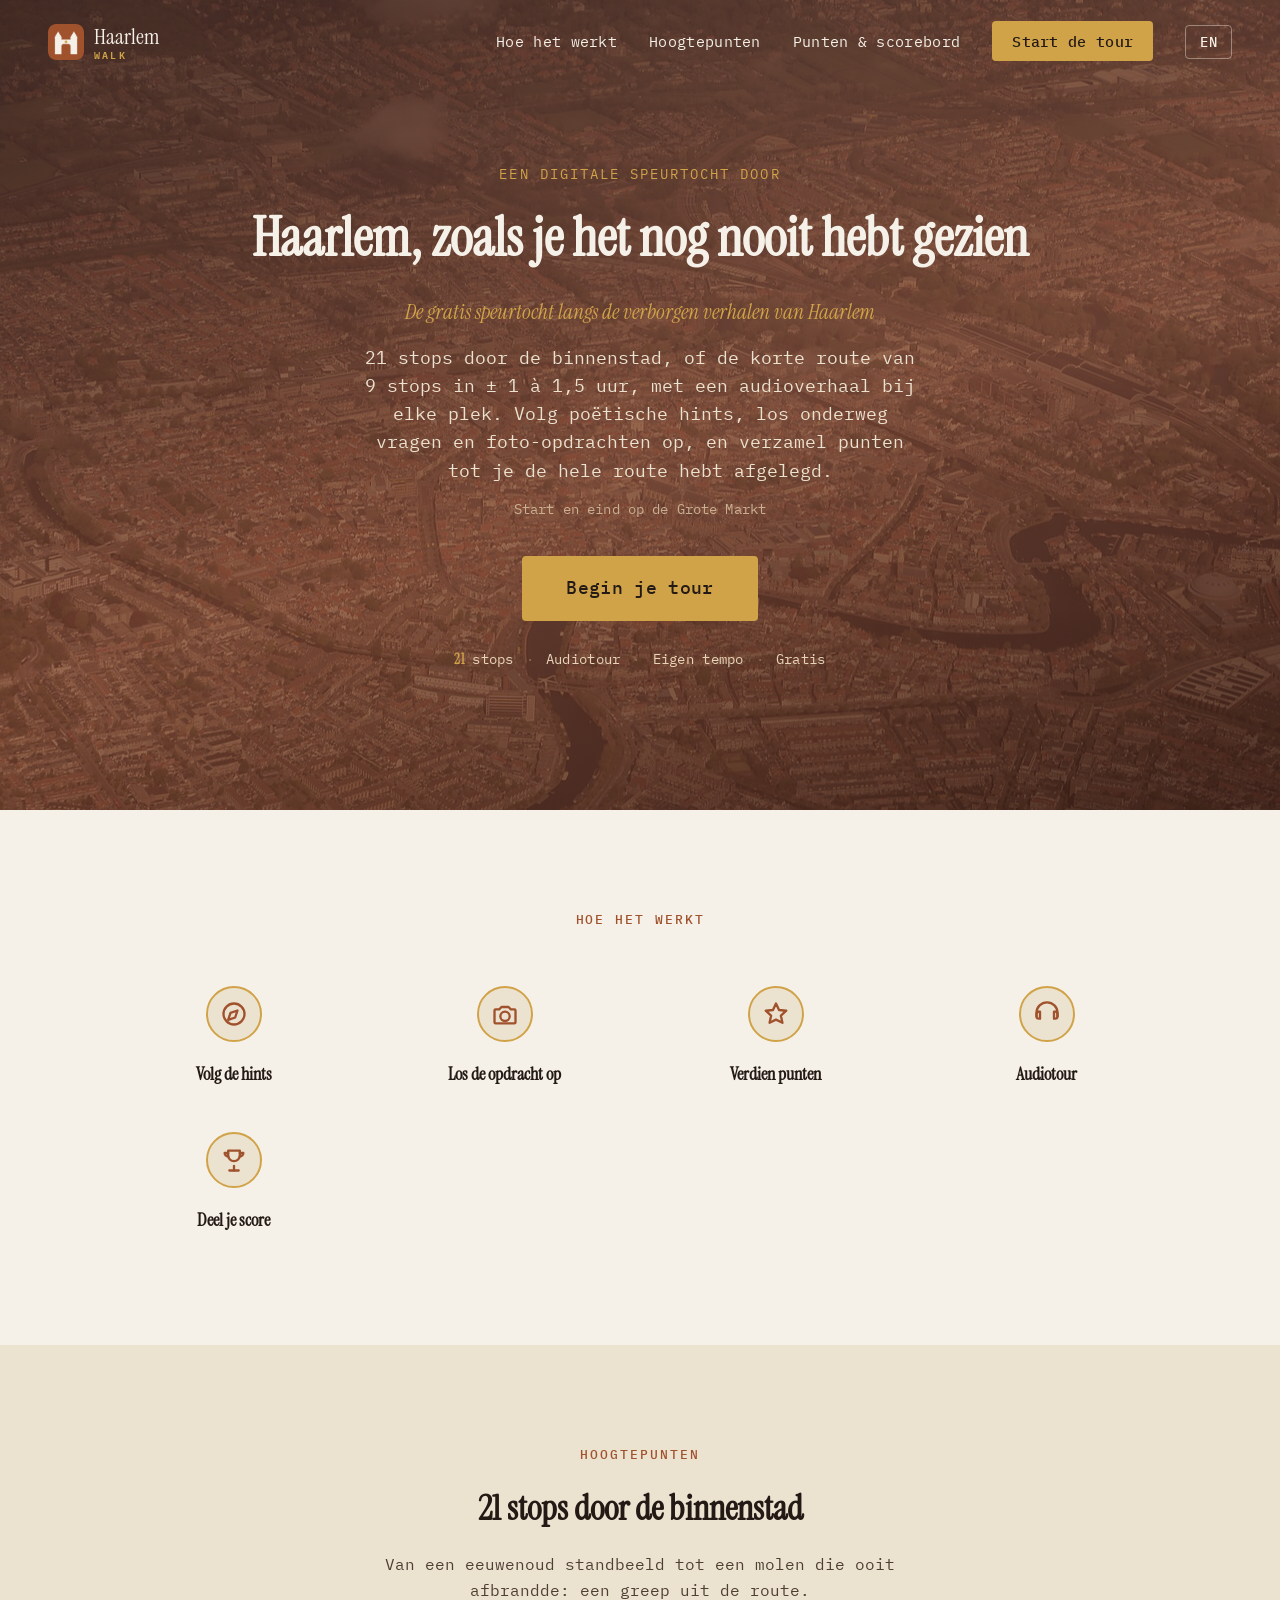
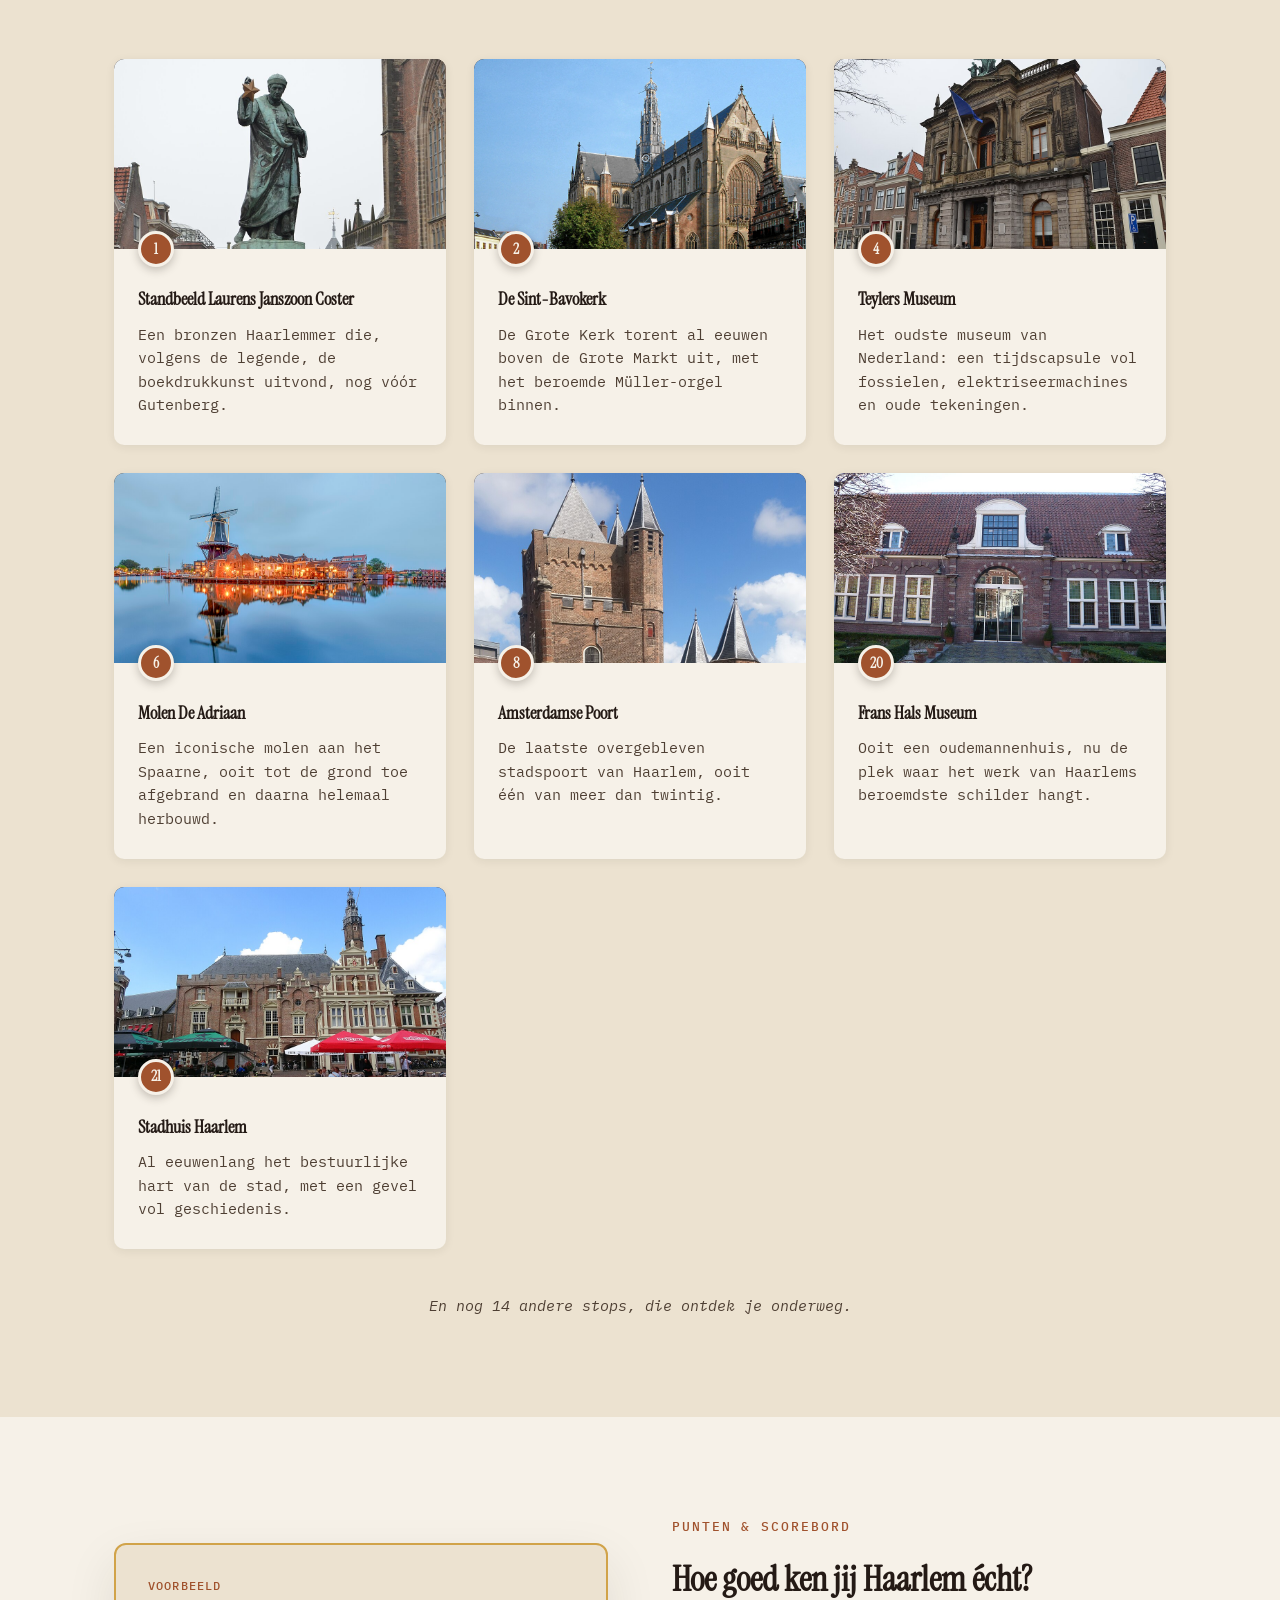
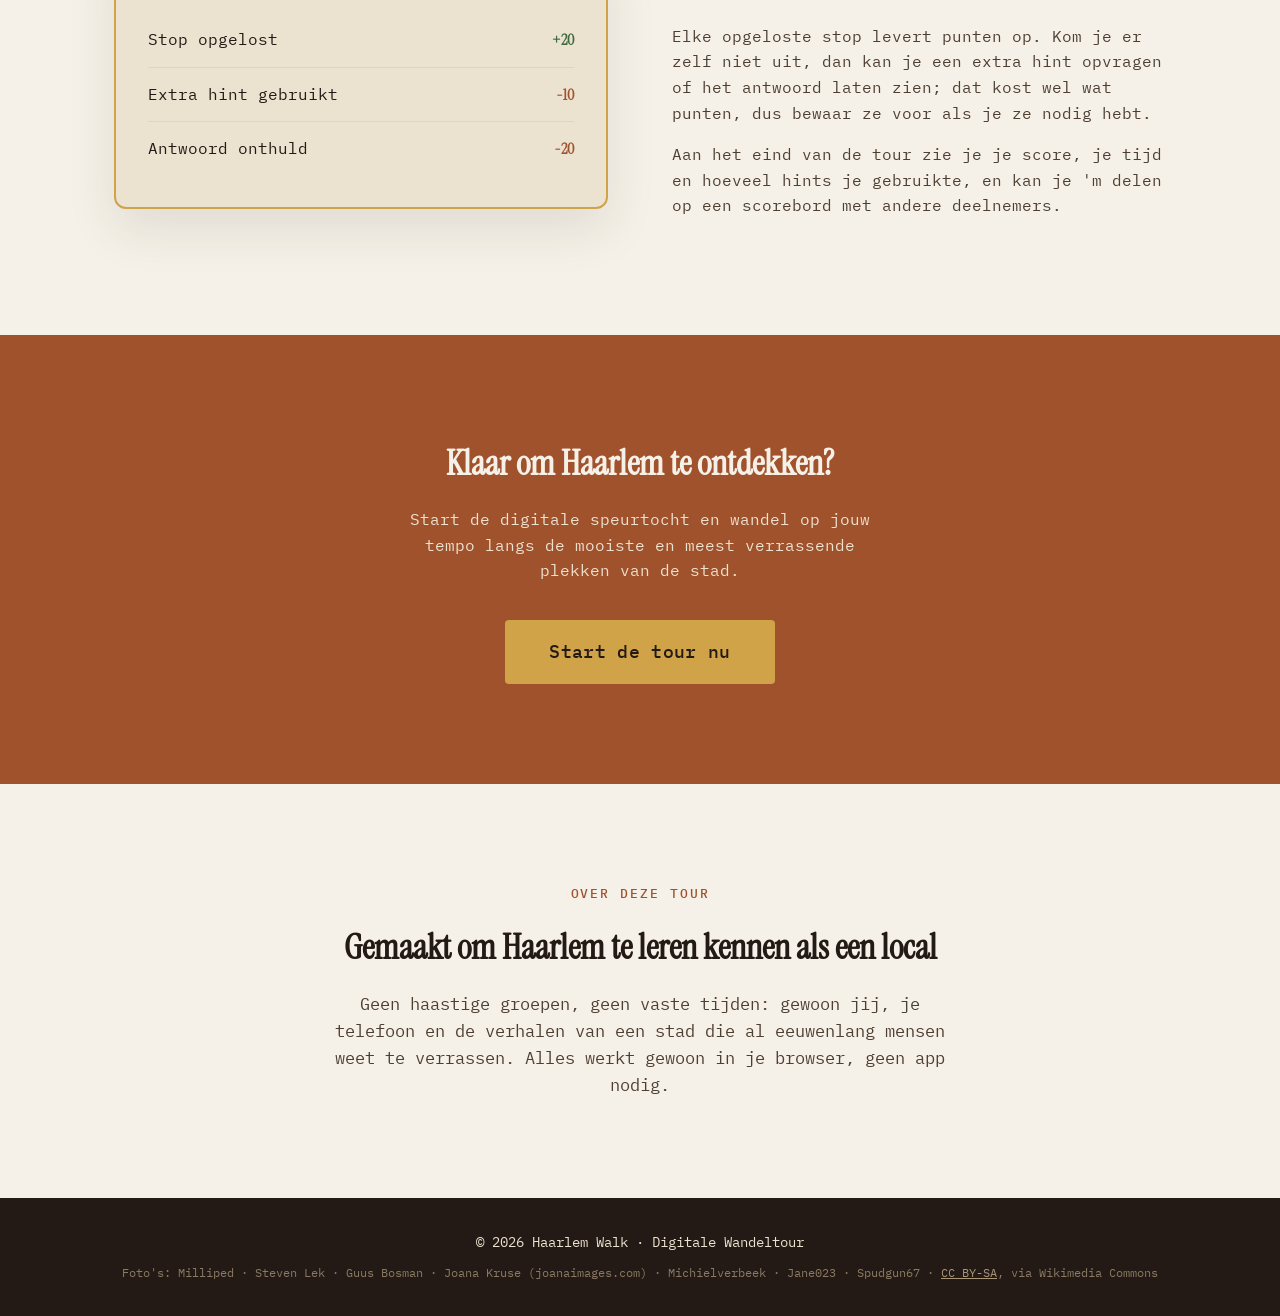
<file: index.html>
<!DOCTYPE html>
<html lang="nl">
<head>
<meta charset="UTF-8">
<meta name="viewport" content="width=device-width, initial-scale=1.0">
<title>Haarlem Walk · Digitale Wandeltour</title>
<meta name="description" content="De gratis speurtocht langs de verborgen verhalen van Haarlem.">
<meta name="theme-color" content="#a0522d">
<link rel="canonical" href="https://haarlemwalk.nl/">

<!-- Open Graph / social preview -->
<meta property="og:type" content="website">
<meta property="og:title" content="Haarlem Walk · Digitale Wandeltour">
<meta property="og:description" content="De gratis speurtocht langs de verborgen verhalen van Haarlem.">
<meta property="og:image" content="photos/og-image.jpg">
<meta property="og:url" content="https://haarlemwalk.nl/">
<meta property="og:locale" content="nl_NL">
<meta name="twitter:card" content="summary_large_image">
<meta name="twitter:title" content="Haarlem Walk · Digitale Wandeltour">
<meta name="twitter:description" content="De gratis speurtocht langs de verborgen verhalen van Haarlem.">
<meta name="twitter:image" content="photos/og-image.jpg">

<!-- Icons / PWA -->
<link rel="icon" href="favicon.ico" sizes="any">
<link rel="apple-touch-icon" href="apple-touch-icon.png">
<link rel="manifest" href="manifest.json">

<!-- Analytics (Umami — privacyvriendelijk, geen cookiebanner nodig) -->
<script defer src="https://cloud.umami.is/script.js" data-website-id="fadc39ba-d7ef-467a-b2f1-259b749d3144"></script>

<link rel="stylesheet" href="style.css?v=9">
<link rel="preconnect" href="https://fonts.googleapis.com">
<link href="https://fonts.googleapis.com/css2?family=Instrument+Serif:ital@0;1&family=IBM+Plex+Mono:wght@400;500;600&display=swap" rel="stylesheet">
<script src="i18n.js?v=16"></script>
</head>
<body>

<header class="hero">
  <nav class="navbar">
    <div class="logo">
      <img src="icon-192.png" alt="" class="logo-mark" width="36" height="36">
      <span class="logo-text"><span class="logo-name">Haarlem</span><span class="logo-tagline">Walk</span></span>
    </div>
    <ul class="nav-links">
      <li><a href="#hoe-het-werkt" data-i18n="navHoeHetWerkt">Hoe het werkt</a></li>
      <li><a href="#stops" data-i18n="navHoogtepunten">Hoogtepunten</a></li>
      <li><a href="#punten" data-i18n="navPuntenScorebord">Punten &amp; scorebord</a></li>
      <li><a href="tour.html" class="nav-cta" data-i18n="navStartTour">Start de tour</a></li>
      <li class="nav-lang-item"><button class="lang-toggle" id="btnLangToggle">EN</button></li>
    </ul>
  </nav>

  <div class="hero-content">
    <span class="hero-label" data-i18n="heroLabel">Een digitale speurtocht door</span>
    <h1 data-i18n="heroTitle">Haarlem, zoals je het nog nooit hebt gezien</h1>
    <p class="hero-tagline" data-i18n="heroTagline">De gratis speurtocht langs de verborgen verhalen van Haarlem</p>
    <p class="hero-sub" data-i18n="heroSub">21 stops door de binnenstad, of de korte route van 9 stops in ± 1 uur, met een audioverhaal bij elke plek. Volg poëtische hints, los onderweg vragen en foto-opdrachten op, en verzamel punten tot je de hele route hebt afgelegd.</p>
    <p class="hero-start-end" data-i18n="heroStartEnd">Start en eind op de Grote Markt</p>
    <a href="tour.html" class="btn-primary large" data-i18n="heroBegin">Begin je tour</a>
    <div class="hero-meta">
      <span><strong>21</strong> <span data-i18n="heroMetaStops">stops</span></span>
      <span class="hero-meta-divider">·</span>
      <span data-i18n="heroMetaAudio">Audiotour</span>
      <span class="hero-meta-divider">·</span>
      <span data-i18n="heroMetaTempo">Eigen tempo</span>
      <span class="hero-meta-divider">·</span>
      <span data-i18n="heroMetaGratis">Gratis</span>
    </div>
  </div>
</header>

<main>

  <section id="hoe-het-werkt" class="section tour-intro">
    <div class="container">
      <span class="eyebrow" data-i18n="eyebrowHoeHetWerkt">Hoe het werkt</span>

      <div class="steps">
        <div class="step">
          <div class="step-icon"><svg viewBox="0 0 24 24" fill="none" stroke="currentColor" stroke-width="2" stroke-linecap="round" stroke-linejoin="round"><circle cx="12" cy="12" r="9"/><path d="M15 9l-2 6-6 2 2-6z"/></svg></div>
          <h3 data-i18n="step1Title">Volg de hints</h3>
        </div>
        <div class="step">
          <div class="step-icon"><svg viewBox="0 0 24 24" fill="none" stroke="currentColor" stroke-width="2" stroke-linecap="round" stroke-linejoin="round"><path d="M4 8h3l2-2h6l2 2h3a1 1 0 0 1 1 1v10a1 1 0 0 1-1 1H4a1 1 0 0 1-1-1V9a1 1 0 0 1 1-1z"/><circle cx="12" cy="14" r="4"/></svg></div>
          <h3 data-i18n="step2Title">Los de opdracht op</h3>
        </div>
        <div class="step">
          <div class="step-icon"><svg viewBox="0 0 24 24" fill="none" stroke="currentColor" stroke-width="2" stroke-linecap="round" stroke-linejoin="round"><path d="M12 3l2.6 5.6 6.2.6-4.6 4.2 1.3 6.1L12 16.8 6.5 19.5l1.3-6.1L3.2 9.2l6.2-.6z"/></svg></div>
          <h3 data-i18n="step3Title">Verdien punten</h3>
        </div>
        <div class="step">
          <div class="step-icon"><svg viewBox="0 0 24 24" fill="none" stroke="currentColor" stroke-width="2" stroke-linecap="round" stroke-linejoin="round"><path d="M3 14v-3a9 9 0 0 1 18 0v3"/><path d="M21 14a2 2 0 0 1-2 2h-1v-6h1a2 2 0 0 1 2 2v2z"/><path d="M3 14a2 2 0 0 0 2 2h1v-6H5a2 2 0 0 0-2 2v2z"/></svg></div>
          <h3 data-i18n="step4Title">Audiotour</h3>
        </div>
        <div class="step">
          <div class="step-icon"><svg viewBox="0 0 24 24" fill="none" stroke="currentColor" stroke-width="2" stroke-linecap="round" stroke-linejoin="round"><path d="M8 21h8"/><path d="M12 17v4"/><path d="M7 4h10v4a5 5 0 0 1-10 0V4z"/><path d="M7 6H4a3 3 0 0 0 3 3"/><path d="M17 6h3a3 3 0 0 1-3 3"/></svg></div>
          <h3 data-i18n="step5Title">Deel je score</h3>
        </div>
      </div>
    </div>
  </section>

  <section id="stops" class="section stops">
    <div class="container">
      <span class="eyebrow" data-i18n="eyebrowHoogtepunten">Hoogtepunten</span>
      <h2 data-i18n="stopsTitle">21 stops door de binnenstad</h2>
      <p class="section-sub" data-i18n="stopsSub">Van een eeuwenoud standbeeld tot een molen die ooit afbrandde: een greep uit de route.</p>

      <div class="stop-grid">
        <div class="stop-card">
          <div class="stop-photo"><img src="photos/home-coster.jpg" alt="Standbeeld Laurens Janszoon Coster" loading="lazy" style="object-position: center 18%;"></div>
          <div class="stop-card-body">
            <span class="stop-index">1</span>
            <h3 data-i18n="card1Title">Standbeeld Laurens Janszoon Coster</h3>
            <p data-i18n="card1Text">Een bronzen Haarlemmer die, volgens de legende, de boekdrukkunst uitvond, nog vóór Gutenberg.</p>
          </div>
        </div>
        <div class="stop-card">
          <div class="stop-photo"><img src="photos/home-bavokerk.jpg" alt="De Sint-Bavokerk (Grote Kerk)" loading="lazy" style="object-position: center 20%;"></div>
          <div class="stop-card-body">
            <span class="stop-index">2</span>
            <h3 data-i18n="card2Title">De Sint-Bavokerk</h3>
            <p data-i18n="card2Text">De Grote Kerk torent al eeuwen boven de Grote Markt uit, met het beroemde Müller-orgel binnen.</p>
          </div>
        </div>
        <div class="stop-card">
          <div class="stop-photo"><img src="photos/home-teylers.jpg" alt="Teylers Museum" loading="lazy" style="object-position: center 30%;"></div>
          <div class="stop-card-body">
            <span class="stop-index">4</span>
            <h3>Teylers Museum</h3>
            <p data-i18n="card3Text">Het oudste museum van Nederland: een tijdscapsule vol fossielen, elektriseermachines en oude tekeningen.</p>
          </div>
        </div>
        <div class="stop-card">
          <div class="stop-photo"><img src="photos/home-molen.jpg" alt="Molen De Adriaan" loading="lazy" style="object-position: center 35%;"></div>
          <div class="stop-card-body">
            <span class="stop-index">6</span>
            <h3 data-i18n="card4Title">Molen De Adriaan</h3>
            <p data-i18n="card4Text">Een iconische molen aan het Spaarne, ooit tot de grond toe afgebrand en daarna helemaal herbouwd.</p>
          </div>
        </div>
        <div class="stop-card">
          <div class="stop-photo"><img src="photos/home-amsterdamsepoort.jpg" alt="Amsterdamse Poort" loading="lazy" style="object-position: center 40%;"></div>
          <div class="stop-card-body">
            <span class="stop-index">8</span>
            <h3 data-i18n="card5Title">Amsterdamse Poort</h3>
            <p data-i18n="card5Text">De laatste overgebleven stadspoort van Haarlem, ooit één van meer dan twintig.</p>
          </div>
        </div>
        <div class="stop-card">
          <div class="stop-photo"><img src="photos/home-franshals.jpg" alt="Frans Hals Museum" loading="lazy"></div>
          <div class="stop-card-body">
            <span class="stop-index">20</span>
            <h3>Frans Hals Museum</h3>
            <p data-i18n="card6Text">Ooit een oudemannenhuis, nu de plek waar het werk van Haarlems beroemdste schilder hangt.</p>
          </div>
        </div>
        <div class="stop-card">
          <div class="stop-photo"><img src="photos/home-stadhuis.jpg" alt="Stadhuis Haarlem" loading="lazy" style="object-position: center 25%;"></div>
          <div class="stop-card-body">
            <span class="stop-index">21</span>
            <h3 data-i18n="card7Title">Stadhuis Haarlem</h3>
            <p data-i18n="card7Text">Al eeuwenlang het bestuurlijke hart van de stad, met een gevel vol geschiedenis.</p>
          </div>
        </div>
      </div>

      <p class="stop-grid-note" data-i18n="stopGridNote">En nog 14 andere stops, die ontdek je onderweg.</p>
    </div>
  </section>

  <section id="punten" class="section points-section">
    <div class="container points-container">
      <div class="points-visual">
        <div class="points-visual-card">
          <span class="hint-label-demo" data-i18n="pointsVisualLabel">Voorbeeld</span>
          <div class="points-visual-row">
            <span data-i18n="pvRow1">Stop opgelost</span>
            <span class="points-plus">+20</span>
          </div>
          <div class="points-visual-row">
            <span data-i18n="pvRow2">Extra hint gebruikt</span>
            <span class="points-minus">-10</span>
          </div>
          <div class="points-visual-row">
            <span data-i18n="pvRow3">Antwoord onthuld</span>
            <span class="points-minus">-20</span>
          </div>
        </div>
      </div>
      <div class="points-text">
        <span class="eyebrow" data-i18n="eyebrowPunten">Punten &amp; scorebord</span>
        <h2 data-i18n="pointsTitle">Hoe goed ken jij Haarlem écht?</h2>
        <p data-i18n="pointsText1">Elke opgeloste stop levert punten op. Kom je er zelf niet uit, dan kan je een extra hint opvragen of het antwoord laten zien; dat kost wel wat punten, dus bewaar ze voor als je ze nodig hebt.</p>
        <p data-i18n="pointsText2">Aan het eind van de tour zie je je score, je tijd en hoeveel hints je gebruikte, en kan je 'm delen op een scorebord met andere deelnemers.</p>
      </div>
    </div>
  </section>

  <section id="start" class="section cta-section">
    <div class="container cta-box">
      <h2 data-i18n="ctaTitle">Klaar om Haarlem te ontdekken?</h2>
      <p data-i18n="ctaText">Start de digitale speurtocht en wandel op jouw tempo langs de mooiste en meest verrassende plekken van de stad.</p>
      <a href="tour.html" class="btn-primary large" data-i18n="ctaButton">Start de tour nu</a>
    </div>
  </section>

  <section id="over" class="section about">
    <div class="container">
      <span class="eyebrow" data-i18n="eyebrowOver">Over deze tour</span>
      <h2 data-i18n="aboutTitle">Gemaakt om Haarlem te leren kennen als een local</h2>
      <p data-i18n="aboutText">Geen haastige groepen, geen vaste tijden: gewoon jij, je telefoon en de verhalen van een stad die al eeuwenlang mensen weet te verrassen. Alles werkt gewoon in je browser, geen app nodig.</p>
    </div>
  </section>

</main>

<div class="install-banner hidden" id="installBanner">
  <div class="install-banner-text">
    <strong data-i18n="installTitle">Installeer Haarlem Walk</strong>
    <span data-i18n="installText">Zet de tour op je beginscherm voor snelle toegang, ook zonder browser.</span>
  </div>
  <div class="install-banner-actions">
    <button class="btn-primary" id="btnInstallApp" data-i18n="installButton">Installeren</button>
    <button class="install-dismiss" id="btnDismissInstall" data-i18n-aria-label="sluitenAria" aria-label="Sluiten">✕</button>
  </div>
</div>

<!-- iOS heeft geen automatische installatie-popup (Apple staat dat niet toe) —
     deze banner legt de handmatige stappen uit i.p.v. een knop die niks doet. -->
<div class="install-banner hidden" id="iosInstallBanner">
  <div class="install-banner-text">
    <strong data-i18n="installTitle">Installeer Haarlem Walk</strong>
    <span>
      <span data-i18n="iosInstallBefore">Tik onderin op</span>
      <svg class="ios-share-icon" viewBox="0 0 24 24" fill="none" stroke="currentColor" stroke-width="2" stroke-linecap="round" stroke-linejoin="round" aria-hidden="true"><path d="M12 16V4"/><path d="M7 8l5-5 5 5"/><rect x="4" y="12" width="16" height="8" rx="2"/></svg>
      <span data-i18n="iosInstallAfter">en dan op</span> <strong data-i18n="iosInstallStep">"Zet op beginscherm"</strong>.
    </span>
  </div>
  <div class="install-banner-actions">
    <button class="install-dismiss" id="btnDismissIosInstall" data-i18n-aria-label="sluitenAria" aria-label="Sluiten">✕</button>
  </div>
</div>

<footer class="footer">
  <div class="container">
    <p data-i18n="footerCopyright">&copy; 2026 Haarlem Walk · Digitale Wandeltour</p>
    <p class="photo-credits">
      Foto's: Milliped ·
      Steven Lek ·
      Guus Bosman ·
      Joana Kruse (joanaimages.com) ·
      Michielverbeek ·
      Jane023 ·
      Spudgun67 ·
      <a href="https://creativecommons.org/licenses/by-sa/4.0/" target="_blank" rel="noopener">CC BY-SA</a>, via Wikimedia Commons
    </p>
  </div>
</footer>

<script>
if ("serviceWorker" in navigator) {
  window.addEventListener("load", () => {
    navigator.serviceWorker.register("sw.js").catch(() => {});
  });
}

(function () {
  const banner = document.getElementById("installBanner");
  const btnInstall = document.getElementById("btnInstallApp");
  const btnDismiss = document.getElementById("btnDismissInstall");
  let deferredPrompt = null;

  function isStandalone() {
    return window.matchMedia("(display-mode: standalone)").matches || window.navigator.standalone === true;
  }

  window.addEventListener("beforeinstallprompt", (event) => {
    event.preventDefault();
    if (isStandalone()) return;
    let dismissed = false;
    try { dismissed = localStorage.getItem("installBannerDismissed") === "1"; } catch (err) {}
    if (dismissed) return;
    deferredPrompt = event;
    banner.classList.remove("hidden");
  });

  btnInstall.addEventListener("click", async () => {
    if (!deferredPrompt) return;
    banner.classList.add("hidden");
    deferredPrompt.prompt();
    await deferredPrompt.userChoice;
    deferredPrompt = null;
  });

  btnDismiss.addEventListener("click", () => {
    banner.classList.add("hidden");
    try { localStorage.setItem("installBannerDismissed", "1"); } catch (err) {}
  });

  window.addEventListener("appinstalled", () => {
    banner.classList.add("hidden");
    deferredPrompt = null;
  });
})();

// iOS: geen beforeinstallprompt-event beschikbaar (Apple-beperking), dus tonen
// we hier zelf een banner met de handmatige "Zet op beginscherm"-stappen.
(function () {
  const iosBanner = document.getElementById("iosInstallBanner");
  const btnDismissIos = document.getElementById("btnDismissIosInstall");

  function isStandalone() {
    return window.matchMedia("(display-mode: standalone)").matches || window.navigator.standalone === true;
  }

  function isIOS() {
    return /iPad|iPhone|iPod/.test(navigator.userAgent) ||
      (navigator.platform === "MacIntel" && navigator.maxTouchPoints > 1);
  }

  function isSafari() {
    const ua = navigator.userAgent;
    return /Safari/.test(ua) && !/CriOS|FxiOS|EdgiOS|OPiOS/.test(ua);
  }

  if (!isIOS() || !isSafari() || isStandalone()) return;

  let dismissed = false;
  try { dismissed = localStorage.getItem("iosInstallBannerDismissed") === "1"; } catch (err) {}
  if (dismissed) return;

  iosBanner.classList.remove("hidden");

  btnDismissIos.addEventListener("click", () => {
    iosBanner.classList.add("hidden");
    try { localStorage.setItem("iosInstallBannerDismissed", "1"); } catch (err) {}
  });
})();
</script>

</body>
</html>
</file>
<file: style.css>
* { margin: 0; padding: 0; box-sizing: border-box; }

:root {
  /* Haarlem Walk — huisstijl v1.0 (sept. 2026) */
  --brick: #a0522d;   /* Sienna — beeldmerk, knoppen, accenten */
  --brick-dark: #7a3a1f;
  --cream: #f6f1e8;   /* Crème — standaard achtergrond */
  --cream-dark: #ece2d0;
  --ink: #241a15;     /* Inkt — tekst, donkere vlakken */
  --ink-soft: #4e3f33;
  --gold: #d1a349;    /* Goud — sluitsteen, gevonden clues, op donker */
}

body {
  font-family: 'IBM Plex Mono', monospace;
  color: var(--ink);
  background: var(--cream);
  line-height: 1.6;
}

h1, h2, h3, .logo {
  font-family: 'Instrument Serif', serif;
}

.container {
  max-width: 1100px;
  margin: 0 auto;
  padding: 0 24px;
}

/* Navbar */
.navbar {
  display: flex;
  justify-content: space-between;
  align-items: center;
  padding: 24px 48px;
  position: relative;
  z-index: 10;
}

.logo {
  display: flex;
  align-items: center;
  gap: 10px;
}

.logo-mark {
  display: block;
  border-radius: 22%;
}

.logo-text {
  display: flex;
  flex-direction: column;
  line-height: 1.05;
}

.logo-name {
  font-family: 'Instrument Serif', serif;
  font-size: 1.4rem;
  color: var(--cream);
}

.logo-tagline {
  font-family: 'IBM Plex Mono', monospace;
  font-size: 0.62rem;
  font-weight: 600;
  letter-spacing: 0.22em;
  text-transform: uppercase;
  color: var(--gold);
}

.nav-links {
  display: flex;
  list-style: none;
  gap: 32px;
  align-items: center;
}

.nav-links a {
  color: var(--cream);
  text-decoration: none;
  font-size: 0.95rem;
  letter-spacing: 0.02em;
  transition: opacity 0.2s;
}

.nav-links a:hover { opacity: 0.75; }

.nav-cta {
  background: var(--gold);
  padding: 10px 20px;
  border-radius: 4px;
  color: var(--ink) !important;
  font-weight: 500;
}

.lang-toggle {
  background: transparent;
  border: 1px solid rgba(250, 243, 232, 0.4);
  color: var(--cream);
  padding: 7px 14px;
  border-radius: 4px;
  font-family: 'IBM Plex Mono', monospace;
  font-size: 0.85rem;
  font-weight: 500;
  letter-spacing: 0.03em;
  cursor: pointer;
  transition: border-color 0.2s, background 0.2s;
}

.lang-toggle:hover {
  border-color: var(--gold);
  background: rgba(250, 243, 232, 0.08);
}

/* Hero */
.hero {
  background:
    linear-gradient(160deg, rgba(58, 26, 15, 0.82) 0%, rgba(122, 58, 31, 0.72) 55%, rgba(58, 26, 15, 0.85) 100%),
    url('photos/hero-drone-haarlem.jpg');
  background-size: cover;
  background-position: center;
  min-height: 90vh;
  display: flex;
  flex-direction: column;
}

.hero-content {
  flex: 1;
  display: flex;
  flex-direction: column;
  justify-content: center;
  align-items: center;
  text-align: center;
  padding: 40px 24px 100px;
  color: var(--cream);
}

.hero-label {
  text-transform: uppercase;
  letter-spacing: 0.15em;
  font-size: 0.85rem;
  color: var(--gold);
  margin-bottom: 20px;
}

.hero-content h1 {
  font-size: 3.4rem;
  font-weight: 700;
  line-height: 1.2;
  max-width: 780px;
  margin-bottom: 24px;
}

.hero-tagline {
  font-family: 'Instrument Serif', serif;
  font-style: italic;
  font-size: 1.3rem;
  color: var(--gold);
  max-width: 560px;
  margin-bottom: 16px;
}

.hero-sub {
  font-size: 1.1rem;
  max-width: 560px;
  color: #ece2d0;
  margin-bottom: 14px;
}

.hero-start-end {
  font-size: 0.85rem;
  max-width: 560px;
  color: #c9b093;
  letter-spacing: 0.01em;
  margin-bottom: 36px;
}

.btn-primary {
  display: inline-block;
  background: var(--gold);
  color: var(--ink);
  text-decoration: none;
  padding: 16px 36px;
  border-radius: 4px;
  font-weight: 500;
  font-size: 1rem;
  letter-spacing: 0.02em;
  transition: transform 0.2s, background 0.2s;
}

.btn-primary:hover {
  background: #e5b95f;
  transform: translateY(-2px);
}

.btn-primary.large {
  font-size: 1.1rem;
  padding: 18px 44px;
}

/* Hero — extra */
.hero-meta {
  display: flex;
  align-items: center;
  gap: 12px;
  margin-top: 28px;
  font-size: 0.85rem;
  color: #e8d4b8;
  letter-spacing: 0.02em;
}

.hero-meta strong {
  color: var(--gold);
  font-family: 'Instrument Serif', serif;
}

.hero-meta-divider {
  color: #8a6a4e;
}

/* Sections */
.section {
  padding: 100px 0;
}

.eyebrow {
  display: block;
  text-align: center;
  text-transform: uppercase;
  letter-spacing: 0.15em;
  font-size: 0.8rem;
  color: var(--brick);
  font-weight: 500;
  margin-bottom: 14px;
}

.section h2 {
  font-size: 2.2rem;
  margin-bottom: 16px;
  text-align: center;
}

.section-sub {
  text-align: center;
  color: var(--ink-soft);
  max-width: 520px;
  margin: 0 auto 56px;
}

/* Hoe het werkt */
.tour-intro { background: var(--cream); }

.steps {
  display: grid;
  grid-template-columns: repeat(4, 1fr);
  gap: 32px;
  margin-top: 56px;
}

.step {
  text-align: center;
  padding: 0 12px;
}

.step-icon {
  width: 56px;
  height: 56px;
  margin: 0 auto 18px;
  display: flex;
  align-items: center;
  justify-content: center;
  border-radius: 50%;
  background: var(--cream-dark);
  border: 2px solid var(--gold);
  color: var(--brick);
}

.step-icon svg {
  width: 28px;
  height: 28px;
}

.step h3 {
  font-size: 1.15rem;
  margin-bottom: 10px;
}

.step p {
  color: var(--ink-soft);
  font-size: 0.92rem;
}

/* Hoogtepunten */
.stops { background: var(--cream-dark); }

.stop-grid {
  display: grid;
  grid-template-columns: repeat(3, 1fr);
  gap: 28px;
}

.stop-card {
  background: var(--cream);
  border-radius: 10px;
  overflow: hidden;
  position: relative;
  box-shadow: 0 2px 10px rgba(43, 36, 28, 0.08);
  transition: transform 0.2s, box-shadow 0.2s;
}

.stop-card:hover {
  transform: translateY(-4px);
  box-shadow: 0 14px 28px rgba(122, 58, 31, 0.16);
}

.stop-photo {
  width: 100%;
  height: 190px;
  background: var(--ink);
}

.stop-photo img {
  width: 100%;
  height: 100%;
  object-fit: cover;
  display: block;
}

.stop-card-body {
  padding: 24px 24px 28px;
  position: relative;
}

.stop-index {
  display: inline-flex;
  align-items: center;
  justify-content: center;
  width: 36px;
  height: 36px;
  background: var(--brick);
  color: var(--cream);
  border-radius: 50%;
  font-family: 'Instrument Serif', serif;
  font-weight: 700;
  font-size: 0.95rem;
  position: absolute;
  top: -18px;
  left: 24px;
  border: 3px solid var(--cream);
  box-shadow: 0 3px 8px rgba(43, 36, 28, 0.25);
}

.stop-card-body h3 {
  font-size: 1.15rem;
  margin: 12px 0 8px;
}

.stop-card-body p {
  color: var(--ink-soft);
  font-size: 0.92rem;
}

.stop-grid-note {
  text-align: center;
  color: var(--ink-soft);
  font-style: italic;
  margin-top: 44px;
  font-size: 0.95rem;
}

/* Punten & scorebord */
.points-section { background: var(--cream); }

.points-container {
  display: grid;
  grid-template-columns: 1fr 1fr;
  gap: 64px;
  align-items: center;
}

.points-text .eyebrow,
.points-text h2 {
  text-align: left;
}

.points-text p {
  color: var(--ink-soft);
  margin-bottom: 16px;
  font-size: 1rem;
}

.points-visual-card {
  background: var(--cream-dark);
  border: 2px solid var(--gold);
  border-radius: 12px;
  padding: 32px;
  box-shadow: 0 20px 50px rgba(43, 36, 28, 0.1);
}

.hint-label-demo {
  display: block;
  text-transform: uppercase;
  letter-spacing: 0.1em;
  font-size: 0.72rem;
  color: var(--brick);
  font-weight: 500;
  margin-bottom: 18px;
}

.points-visual-row {
  display: flex;
  justify-content: space-between;
  align-items: center;
  padding: 14px 0;
  border-bottom: 1px solid #e2d3ba;
  font-size: 0.98rem;
}

.points-visual-row:last-child {
  border-bottom: none;
}

.points-plus {
  font-family: 'Instrument Serif', serif;
  font-weight: 700;
  color: #3d6b3d;
}

.points-minus {
  font-family: 'Instrument Serif', serif;
  font-weight: 700;
  color: var(--brick);
}

/* CTA */
.cta-section { background: var(--brick); }

.cta-box {
  text-align: center;
  color: var(--cream);
}

.cta-box h2 { color: var(--cream); }

.cta-box p {
  max-width: 480px;
  margin: 0 auto 36px;
  color: #ece2d0;
}

/* About */
.about {
  background: var(--cream);
  text-align: center;
}

.about .eyebrow { margin-bottom: 14px; }

.about p {
  max-width: 640px;
  margin: 0 auto;
  color: var(--ink-soft);
  font-size: 1.05rem;
}

/* Footer */
.footer {
  background: var(--ink);
  color: var(--cream-dark);
  padding: 32px 0;
  text-align: center;
  font-size: 0.9rem;
}

.photo-credits {
  margin-top: 10px;
  font-size: 0.75rem;
  color: #8a7a63;
  line-height: 1.7;
}

.photo-credits a {
  color: #a89577;
}

/* Installatiebanner (PWA) */
.install-banner {
  position: fixed;
  left: 16px;
  right: 16px;
  bottom: 16px;
  z-index: 200;
  background: var(--ink);
  color: var(--cream);
  border-radius: 10px;
  padding: 16px 18px;
  display: flex;
  align-items: center;
  gap: 16px;
  box-shadow: 0 12px 32px rgba(0, 0, 0, 0.28);
  max-width: 560px;
  margin: 0 auto;
  animation: install-banner-in 0.35s ease;
}

.install-banner.hidden { display: none; }

@keyframes install-banner-in {
  from { transform: translateY(24px); opacity: 0; }
  to { transform: translateY(0); opacity: 1; }
}

.install-banner-text {
  flex: 1;
  display: flex;
  flex-direction: column;
  gap: 2px;
}

.install-banner-text strong {
  font-family: 'Instrument Serif', serif;
  font-size: 1rem;
}

.install-banner-text span {
  font-size: 0.82rem;
  color: #d8c7ac;
}

.install-banner-actions {
  display: flex;
  align-items: center;
  gap: 10px;
  flex-shrink: 0;
}

.install-banner-actions .btn-primary {
  padding: 10px 18px;
  font-size: 0.9rem;
}

.install-dismiss {
  background: transparent;
  border: none;
  color: #b8a689;
  font-size: 1.1rem;
  cursor: pointer;
  padding: 4px;
  line-height: 1;
}

.install-dismiss:hover { color: var(--cream); }

.ios-share-icon {
  width: 15px;
  height: 15px;
  vertical-align: -2px;
  margin: 0 2px;
  color: var(--gold);
}

@media (max-width: 560px) {
  .install-banner {
    flex-direction: column;
    align-items: stretch;
    text-align: center;
  }
  .install-banner-actions {
    justify-content: center;
  }
}

/* Responsive */
@media (max-width: 900px) {
  .steps { grid-template-columns: repeat(2, 1fr); gap: 40px 24px; }
  .stop-grid { grid-template-columns: repeat(2, 1fr); }
  .points-container { grid-template-columns: 1fr; gap: 40px; }
  .points-text .eyebrow, .points-text h2, .points-text p { text-align: center; }
}

@media (max-width: 768px) {
  /* De taalschakelaar blijft zichtbaar, ook op mobiel — de rest van de navigatie niet. */
  .nav-links li:not(.nav-lang-item) { display: none; }
  .hero-content h1 { font-size: 2.2rem; }
  .steps { grid-template-columns: 1fr; }
  .stop-grid { grid-template-columns: 1fr; }
  .section { padding: 64px 0; }
}
</file>
